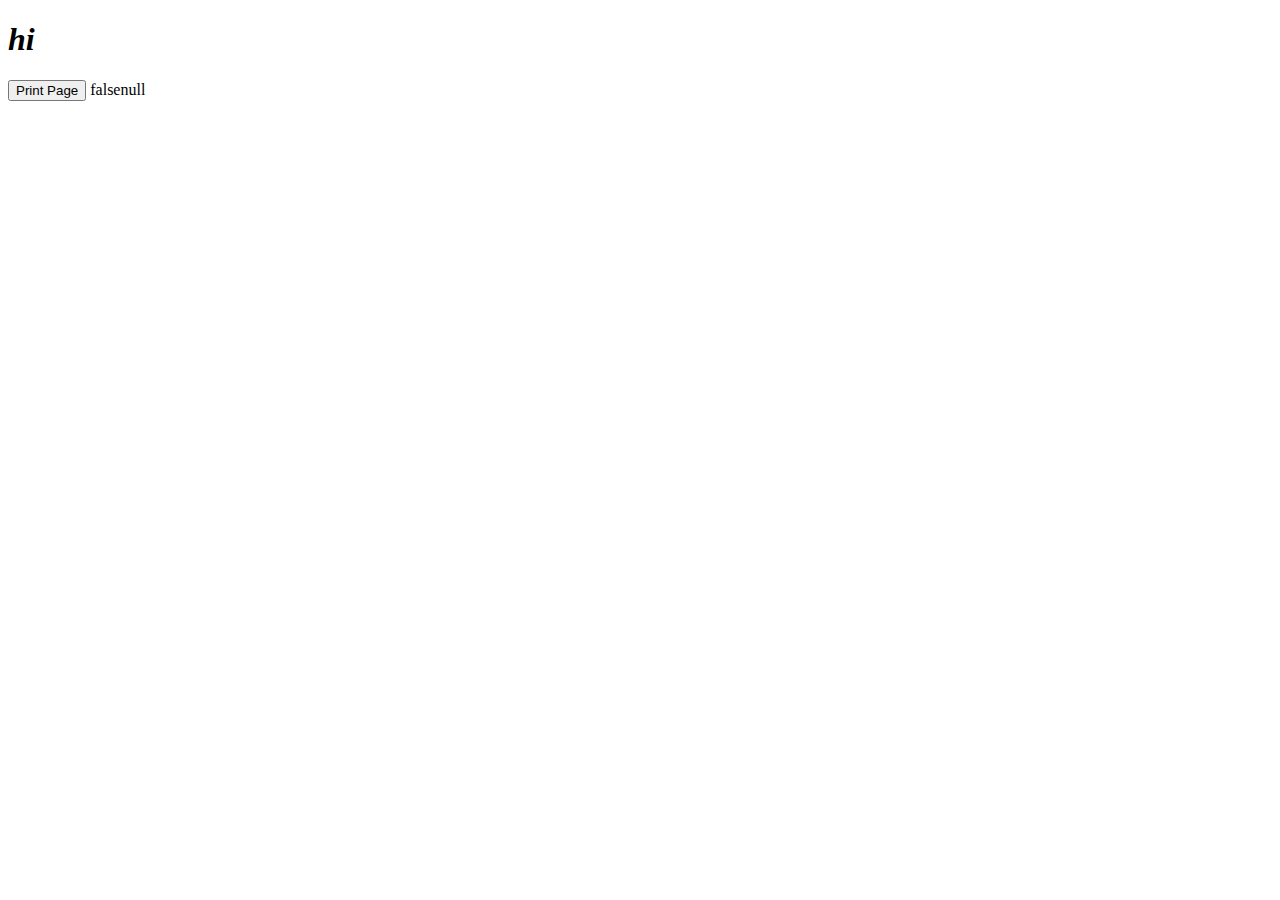
<file: Practice/index.html>
<!DOCTYPE html>
<html lang="en">
<head>
    <meta charset="UTF-8">
    <meta name="viewport" content="width=device-width, initial-scale=1.0">
    <title>Document</title>
</head>
<body>
    <h1 id="demo">Hello</h1>
    <button onclick="window.print()">Print Page</button>
    <script src="Ch_01_Introduction/output.js"></script>
    
</body>
</html>
</file>
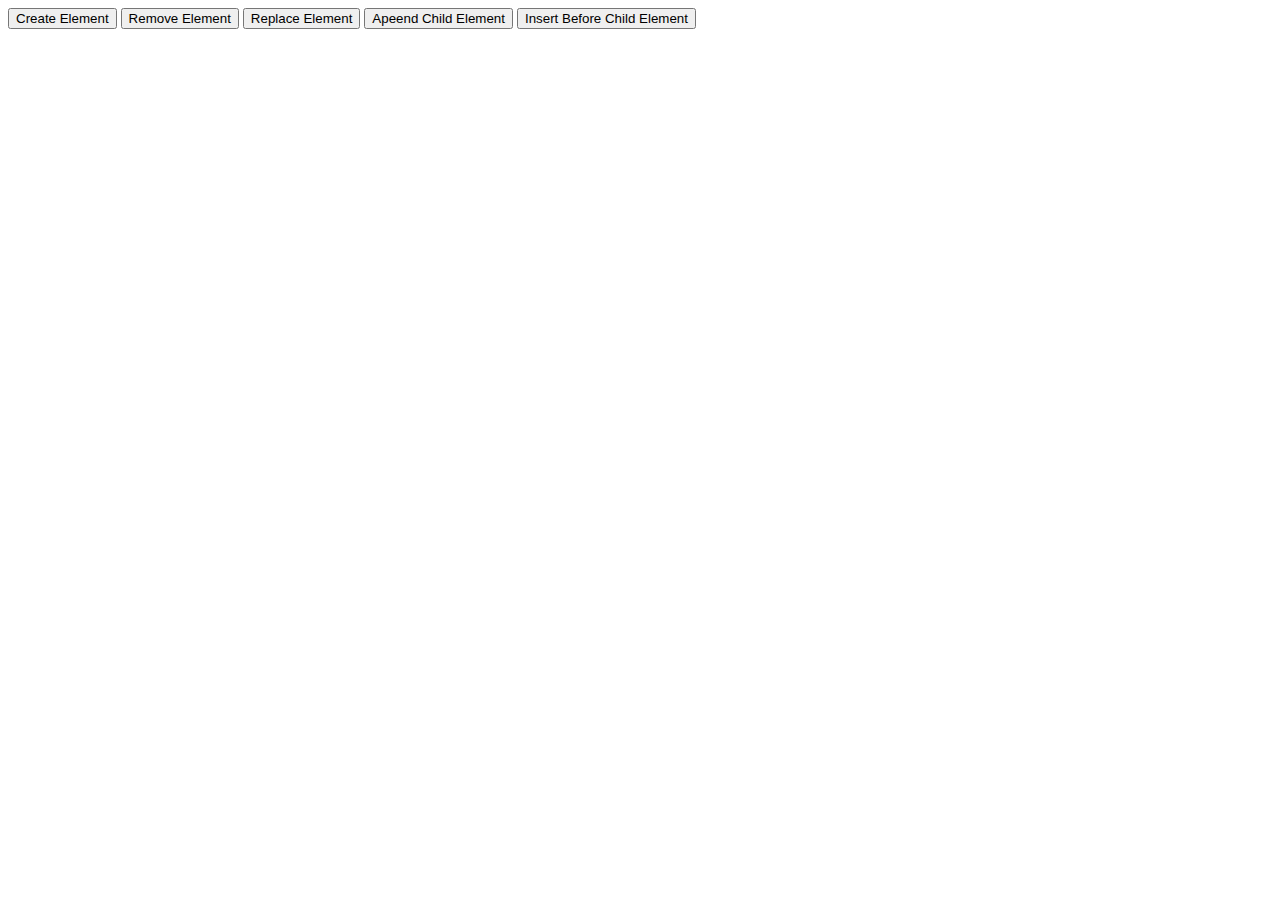
<file: Exercises/CH_09_DOM/index.html>
<!DOCTYPE html>
<html lang="en">
<head>
    <meta charset="UTF-8">
    <meta name="viewport" content="width=device-width, initial-scale=1.0">
    <title>Form</title>
    <style>
        #msg{
            color: red;
        }
        .outer-box{
            width: 200px;
            height: 200px;
            border: 1px solid black;
        }
        .inner-box{
            width: 100px;
            height: 100px;
            border: 1px solid black;
        }
    </style>
</head>
<body>
    <!-- <form action="" name="form">
        <fieldset>
            <legend>Login</legend>
            <h1>Welcome Back !</h1>
            <input type="text" name="username" id="username" placeholder="Enter username"><br><br>
            <input type="text" name="password" id="password" placeholder="Enter password"><br><br>
            <label id="msg" ></label>
            <input onclick="validateForm()" type="button" value="Login" name="btn">

        </fieldset>
    </form> -->
    <button onclick="createBox()">Create Element</button>
    <button onclick="removeBox()">Remove Element</button>
    <button onclick="replaceBox()">Replace Element</button>
    <button onclick="apendChildBox()">Apeend Child Element</button>
    <button onclick="insertBeforeChildBox()">Insert Before Child Element</button>

    <script src="./index.js">
        // function checkData(){
        //     if(document.form.username.value !="" && document.form.password.value !=""){
        //         alert("Login Success")
                
        //     }else{
        //         document.getElementById("msg").innerText="Please Fill all the blanks !"
        //     }
        // }
        
        // function validateForm(){
        //     checkData()                
           
        // }

    

    </script>
</body>
</html>
</file>
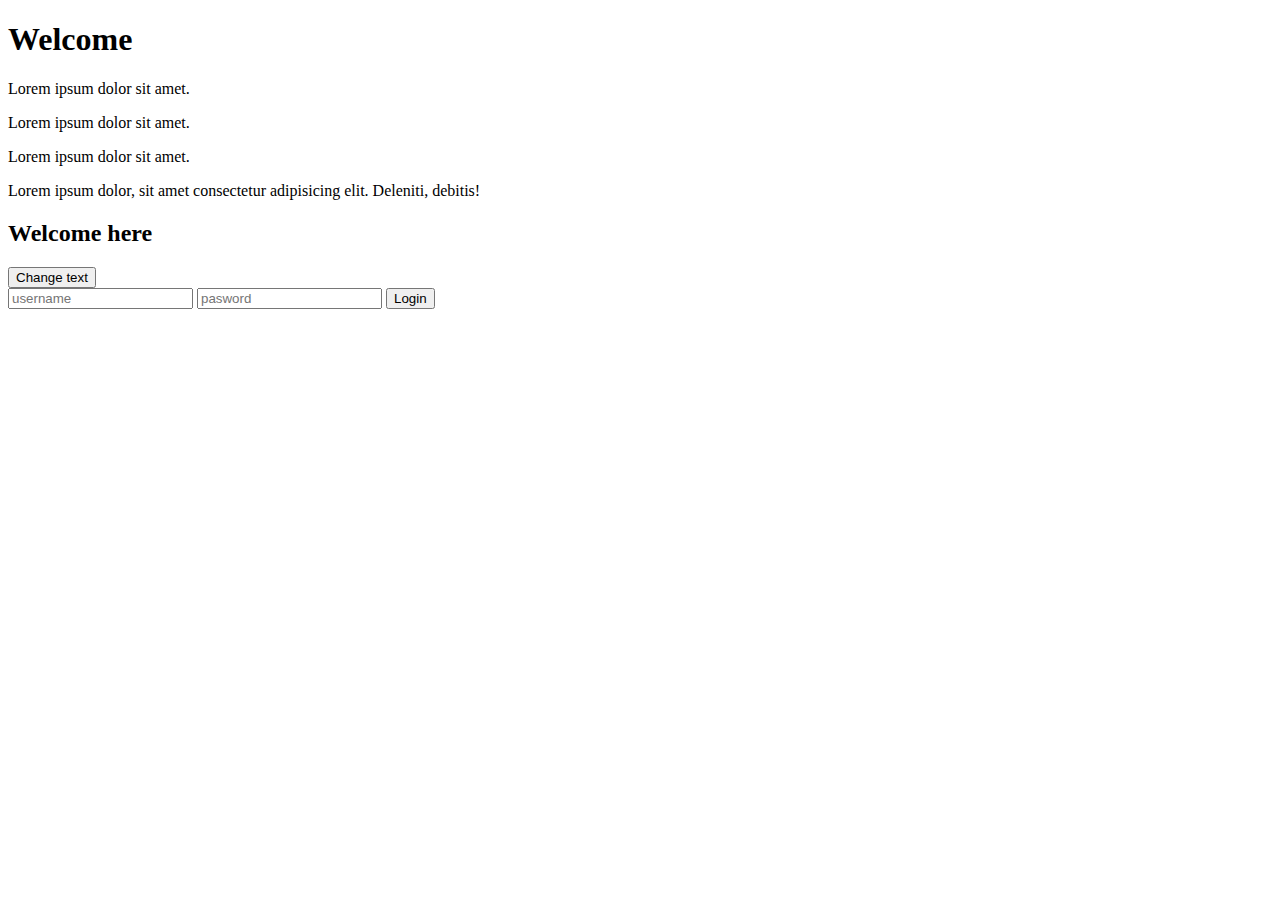
<file: Practice/CH_08_Objects/index.html>
<!DOCTYPE html>
<html lang="en">
<head>
    <meta charset="UTF-8">
    <meta name="viewport" content="width=device-width, initial-scale=1.0">
    <title>Document</title>
</head>
<body>

    <h1 id="heading">Welcome</h1>
    <p id="para" class="common">Lorem ipsum dolor sit amet.</p>
    <p class="common">Lorem ipsum dolor sit amet.</p>
    <p class="common">Lorem ipsum dolor sit amet.</p>

    <p>Lorem ipsum dolor, sit amet consectetur adipisicing elit. Deleniti, debitis!</p>
    <h2>Welcome here</h2>

    <button onclick="changeText()" id="btn">Change text</button>
    <form action="" name="form">
        <input type="text" name="username" placeholder="username">
        <input type="text" name="pasword" placeholder="pasword">
        <input type="submit" value="Login" name="btn">
    </form>
    <script src="./index.js">


    </script>
</body>
</html>
</file>
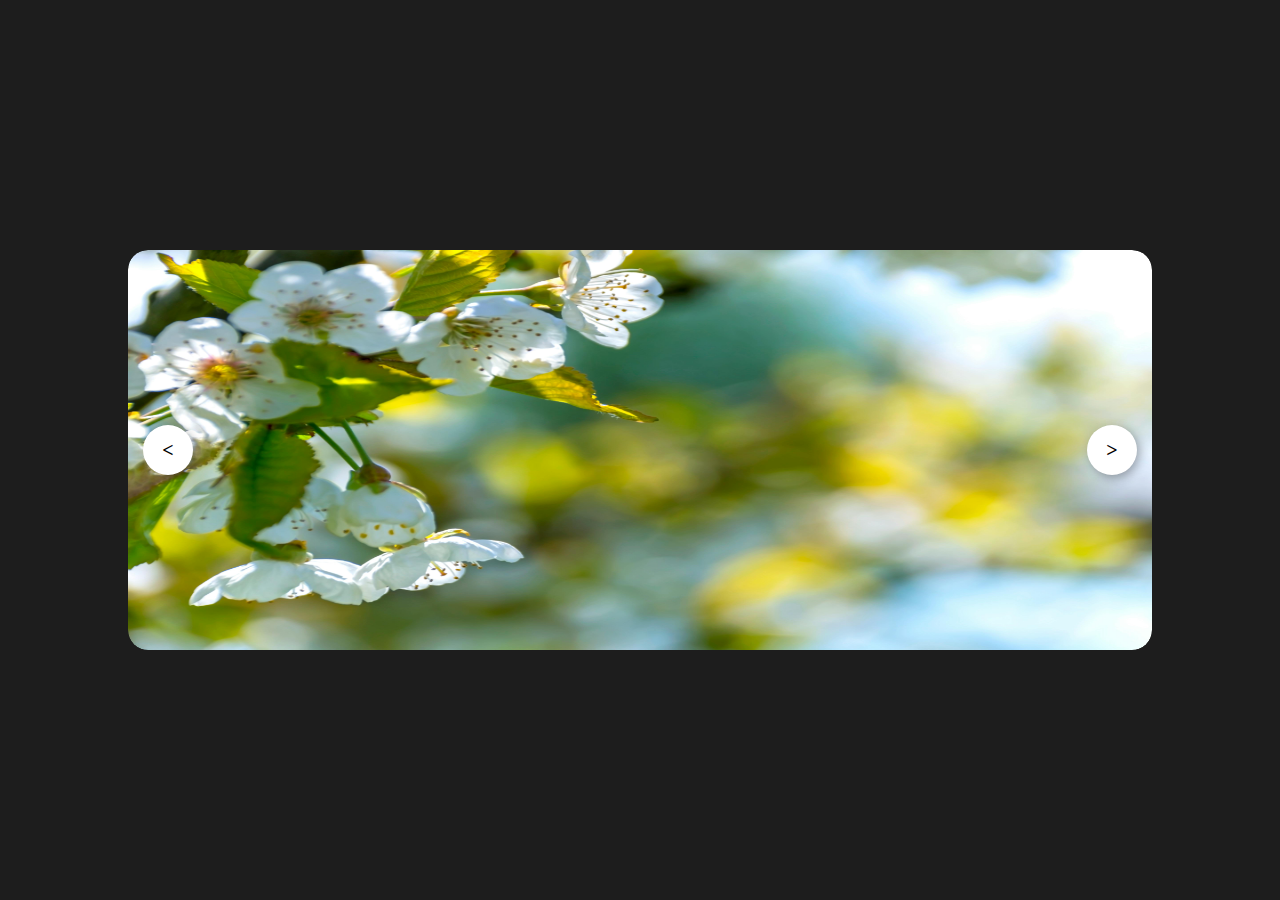
<file: Projects/Image_Slider/index.html>
<!DOCTYPE html>
<html lang="en">
<head>
    <meta charset="UTF-8">
    <meta name="viewport" content="width=device-width, initial-scale=1.0">
    <title>Image Slider</title>
    <style>
        *{
            margin: 0;padding: 0;
        }
        body{
            display: flex;
            align-items: center;
            justify-content: center;
            background-color: #1d1d1d;
            height: 100vh;
        }
        .container{
            display: flex;
            align-items: center;
            justify-content: center;
            max-width: 80%;
        }

        .slider{
            max-width: 1024px;
          
            height: 400px;
            overflow: hidden;
            display: flex;
            position: relative;
            border-radius: 20px;

        }
        .slide{
            display: flex;
            max-width: 100%;
            height: 100%;
        }
        .slide img{
            min-width: 1024px;
            width: 100%;
            height: 100%;
            border-radius: 20px;
           
        }

        .btn{
            background-color: white;
            width: 50px;
            height: 50px;
            border-radius: 50%;
            position: absolute;
            top: 50%;
            transform: translateY(-50%);
            box-shadow: 3px 3px 10px rgba(0, 0, 0, 0.3);
            display: flex;
            align-items: center;
            justify-content: center;
            font-weight: 900;
            font-size: 20px ;
        }
        .button-left{
            left: 15px;

        }
        .button-right{
            right: 15px;

        }

    </style>
</head>
<body>
    <div class="container">
        <div class="slider">
            <div onclick="prevImg()" class="btn button-left">&lt;</div>

            <div id="slide" class="slide">
                <img id="img" src="./img1.jpg" alt="">
                <img id="img" src="./img2.jpg" alt="">
                <img id="img" src="./img3.jpg" alt="">
                <img id="img" src="./img4.jpg" alt="">
            </div>

            <div onclick="slideImage" class="btn button-right">&gt;</div>
        </div>
    </div>
    <script>
        let slide = document.getElementById("slide");
        let img = document.getElementById("img");
        let imageIndex =1 ;
 
 

    </script>
</body>
</html>
</file>
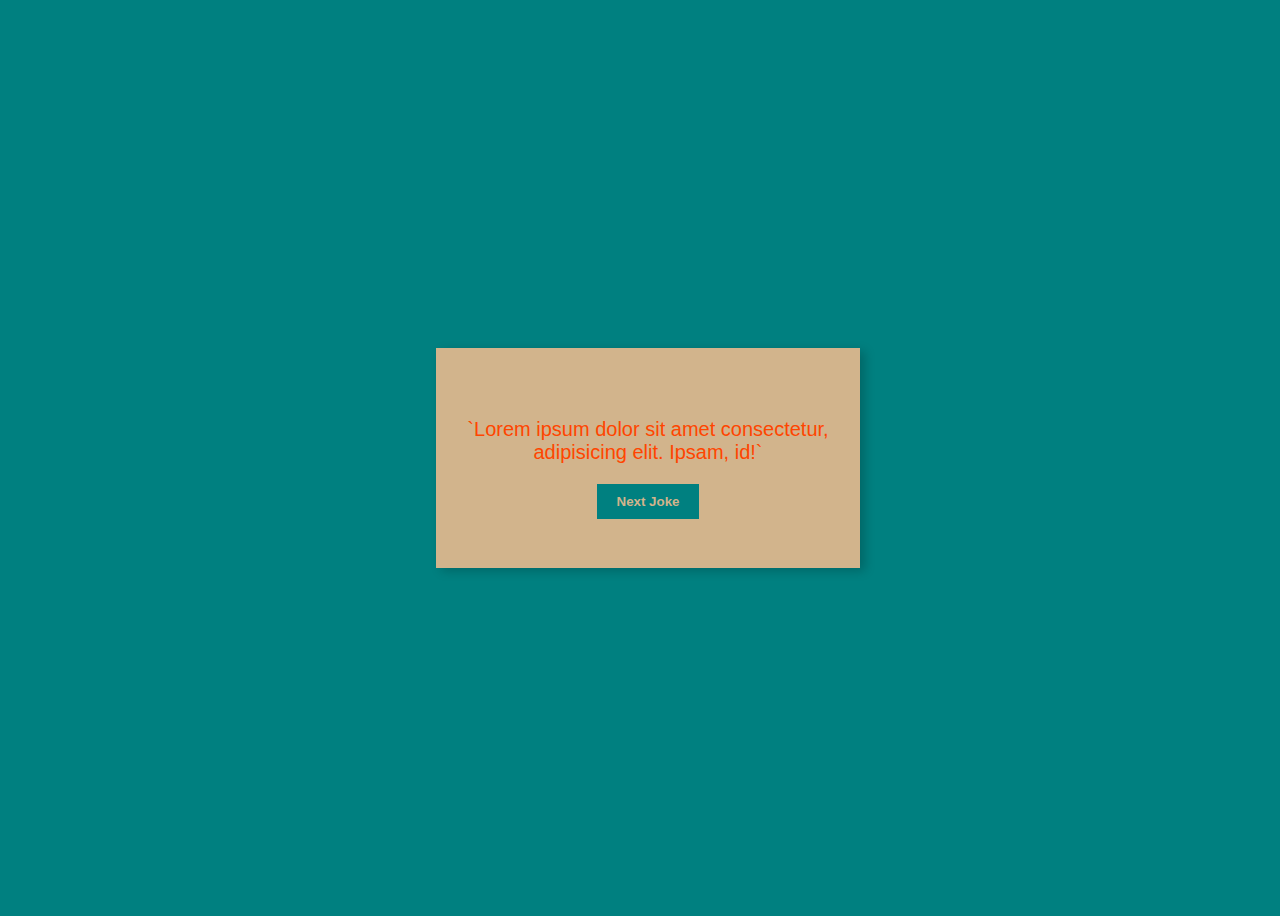
<file: Projects/Joke_App/index.html>
<!DOCTYPE html>
<html lang="en">
<head>
    <meta charset="UTF-8">
    <meta name="viewport" content="width=device-width, initial-scale=1.0">
    <title>Document</title>
    <style>
        body{
            background-color: teal;
            height: 100vh;
            width: 100vw;
            display: flex;
            align-items: center;
            justify-content: center;
        }
        div{
            background-color: tan;
            padding: 10px 20px;
            width: 30%;
            height: 200px;
            box-shadow: 5px 3px 10px rgba(0, 0, 0, 0.2);
            display: flex;
            align-items: center;
            justify-content: center;
            flex-direction: column;
        }
        p{
            color: orangered;
            font-family: Arial, Helvetica, sans-serif;
            font-size: 20px;
            text-align: center;
        }
        p::before{
            content: '`';
            
        }
        p::after{
            content: '`';
        }
        button{
            background-color: teal;
            padding: 10px 20px;
            border: none;
            color: tan;
            font-weight: 600;
            transition: all .5s ease;
            &:hover{
                background-color: tan;
                color: teal;
                border: 1px solid teal;
            }
        }
    </style>
</head>
<body>
    <div>
        <p id="joke">Lorem ipsum dolor sit amet consectetur, adipisicing elit. Ipsam, id!</p>
        <button id="btn">Next Joke</button>
    </div>
    <script src="./index.js"></script>
</body>
</html>
</file>
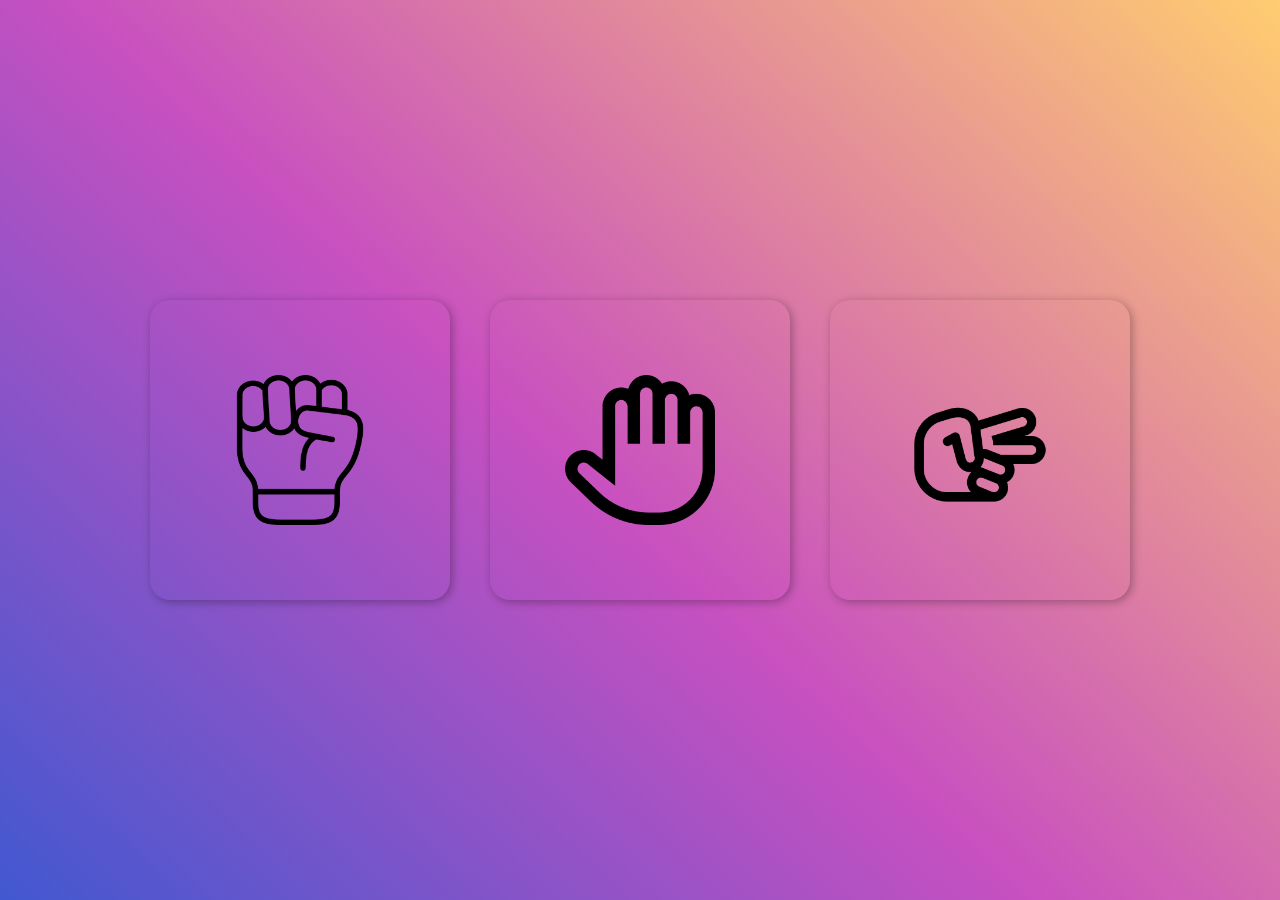
<file: Projects/Project_01_Rock_Paper_Scissor/index.html>
<!DOCTYPE html>
<html lang="en">
<head>
    <meta charset="UTF-8">
    <meta name="viewport" content="width=device-width, initial-scale=1.0">
    <title>Rock Paper Scissor Game</title>
    <link rel="stylesheet" href="style.css">
</head>
<body>
    <div class="wrapper">
        <div onclick="playedRock()" id="btn1" class="btn"></div>
        <div onclick="playedPaper()" id="btn2" class="btn"></div>
        <div onclick="playedScissor()" id="btn3" class="btn"></div>
    </div>
    <script src="./index.js"></script>
</body>
</html>
</file>
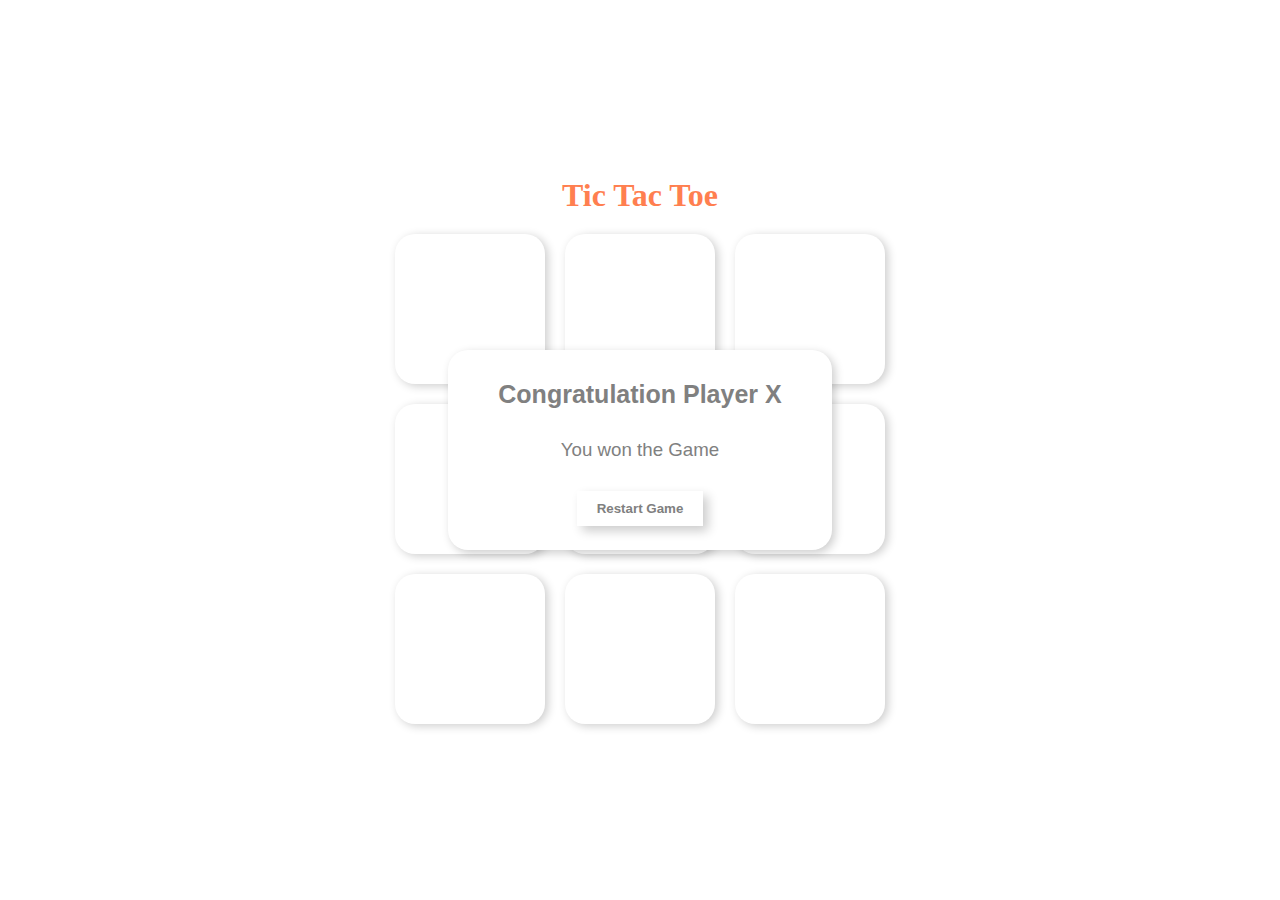
<file: Projects/Tic_Tac_Toe/index.html>
<!DOCTYPE html>
<html lang="en">
<head>
    <meta charset="UTF-8">
    <meta name="viewport" content="width=device-width, initial-scale=1.0">
    <title>Document</title>
    <style>
        *{
            margin: 0;padding: 0;
            box-sizing: border-box;
        }
        body{
            height: 100vh;
            display: flex;
            align-items: center;
            justify-content: center;
            flex-direction: column;
            gap: 20px;
        }
        h1{
            font-family: cursive;
            color: coral;
        }
        .container{
            display: grid;
            grid-template-columns: 1fr 1fr 1fr;
            row-gap: 20px;
            column-gap: 20px;
        }
        .dim{
            opacity: 0.2;
        }

        .box{ 
            width: 150px;
            height: 150px;
            border-radius: 20px;
            box-shadow: 3px 2px 10px rgba(0, 0, 0, 0.2);
            display: flex;
            align-items: center;
            justify-content: center;
            font-size: 60px;
            font-family: cursive;
            transition: all .5s ease;
            
            &:hover{
                transform: scale(1.1);
            }
        }
        .alert{
            position: absolute;
            top: 50%;
            left: 50%;
            transform: translate(-50%,-50%);
            width: 30%;
            height: 200px;
            display: flex;
            align-items: center;
            gap: 30px;
            justify-content: start;
            padding-top:30px ;
            flex-direction: column;
            border-radius: 20px;
            box-shadow: 3px 3px 10px rgba(0, 0, 0, 0.2);
            background-color: white;
            /* visibility: hidden; */

        }
        .alert h1{
         

            color: gray;
            font-weight: 700;
            font-family: Arial, Helvetica, sans-serif;
            font-size: 25px;
        }
    .alert h3{
        color: gray;
            font-weight: 500;
            font-family: Arial, Helvetica, sans-serif;
        }

        .alert button{
            background-color: transparent;
            font-weight: 600;
            font-family: Arial, Helvetica, sans-serif;
            color: gray;
            border: none;
            box-shadow: 5px 5px 10px rgba(0, 0, 0, 0.2);
            padding: 10px 20px;
            &:hover{
                background-color: rgba(239, 213, 213, 0.2);
            }
        }
        
    </style>
</head>
<body>
    <h1>Tic Tac Toe</h1>
    <div  class="container">
        <div id="0" onclick="play(this)" class="box"></div>
        <div id="1" onclick="play(this)" class="box"></div>
        <div id="2" onclick="play(this)" class="box"></div>
        <div id="3" onclick="play(this)" class="box"></div>
        <div id="4" onclick="play(this)" class="box"></div>
        <div id="5" onclick="play(this)" class="box"></div>
        <div id="6" onclick="play(this)" class="box"></div>
        <div id="7" onclick="play(this)" class="box"></div>
        <div id="8" onclick="play(this)" class="box"></div>
    </div>
    <div class="alert">
        <h1 class="title">Congratulation Player X</h1>
        <h3>You won the Game</h3>
        <button onclick="restartGame()">Restart Game</button>
    </div>
    <script>
        let turn = "X";
        let arr  = new Array(9).fill(null)
        let isWin = false;
        console.log(arr);

        function play(e){

            if(arr[e.id]==null){
                if(turn=="X"){
                    turn="O"
                }else{
                    turn="X"
                }
                e.innerText=turn
                arr[e.id]=turn
                checkWinner();
            console.log(arr);

            }else{
                return
            }
            
            // arr[e.]
        }

        function checkWinner(){
            if(
                arr[0]!==null && arr[0] == arr[1] && arr[1]==arr[2] ||
                arr[3]!==null && arr[3] == arr[4] && arr[4]==arr[5] ||
                arr[6]!==null && arr[6] == arr[7] && arr[7]==arr[8] ||
                arr[0]!==null && arr[0] == arr[2] && arr[2]==arr[6] ||
                arr[0]!==null && arr[0] == arr[3] && arr[3]==arr[6] ||
                arr[1]!==null && arr[1] == arr[4] && arr[4]==arr[7] ||
                arr[2]!==null && arr[2] == arr[5] && arr[5]==arr[8] ||
                arr[0]!==null && arr[0] == arr[4] && arr[4]==arr[8] ||
                arr[2]!==null && arr[2] == arr[4] && arr[4]==arr[6] 
            ){
                isWin = true
                alert(turn,"wins")
            }else{
                if(arr.includes(null)){
                    return
                }else{
                    alert("draw")
                }
            }
        }   

        // function stopGame(){
        //     
        //     for(let i=0; i<9;i++){
        //         divs[i]
        //     }
        // }
        
        function restartGame(){
        
            arr  = new Array(9).fill(null)

        }

    </script>
</body>
</html>
</file>
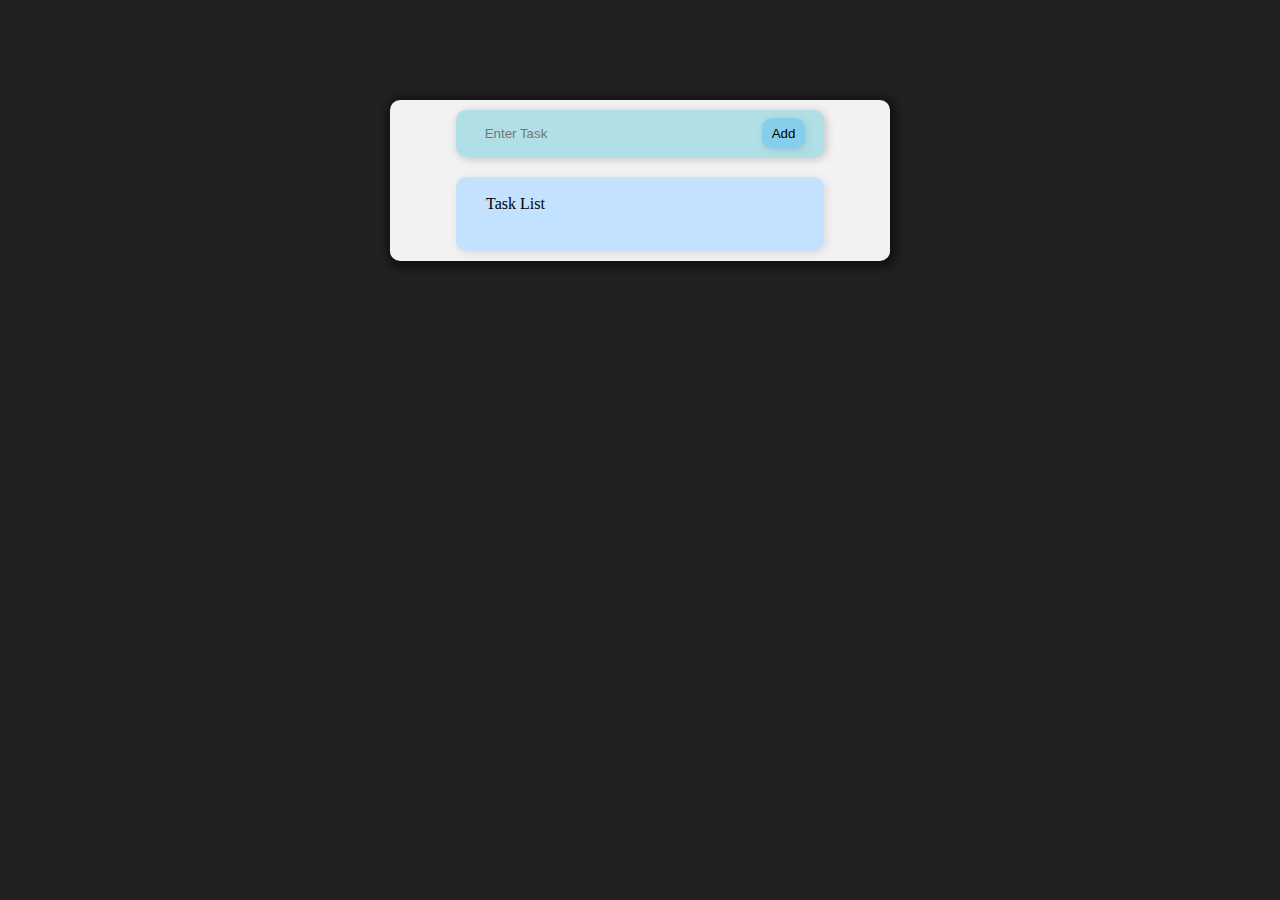
<file: Projects/Todo_App/index.html>
<!DOCTYPE html>
<html lang="en">
<head>
    <meta charset="UTF-8">
    <meta name="viewport" content="width=device-width, initial-scale=1.0">
    <title>Todo-App</title>
    <link rel="stylesheet" href="style.css">
    <link rel="stylesheet" href="https://cdnjs.cloudflare.com/ajax/libs/font-awesome/6.6.0/css/all.min.css" integrity="sha512-Kc323vGBEqzTmouAECnVceyQqyqdsSiqLQISBL29aUW4U/M7pSPA/gEUZQqv1cwx4OnYxTxve5UMg5GT6L4JJg==" crossorigin="anonymous" referrerpolicy="no-referrer" />
</head>
<body>
     <div class="container">
        <header>
            <input type="text" name="task" id="task" placeholder="Enter Task">
            <button class="btn" onclick="addTodo()" id="btn">Add</button>
        </header>
        <main>
            <div class="inner-header">
                <p>Task List</p>
                <span><i class="fa-solid fa-filter"></i></span>
            </div>
            <ul id="ul" class="ul">
                <!-- <li>Wake up @ 6 <i class="fa-solid fa-check"></i></li>-->
            </ul>
        </main>
     </div>
     <script src="./index.js"></script>
</body>
</html>
</file>
<file: Projects/Project_01_Rock_Paper_Scissor/style.css>
*{
    margin: 0;
    box-sizing: border-box;
    padding: 0;
}

body{
    width: 100vw;
    height: 100vh;
    background-color: #4158D0;
    background-image: linear-gradient(43deg, #4158D0 0%, #C850C0 46%, #FFCC70 100%);
    display: flex;
    align-items: center;
    justify-content: center;
}


.wrapper{
    width: 100%;
    height: 100%;
    display: flex;
    align-items: center;
    justify-content: center;
    gap: 40px;
}


.btn{
    width: 300px;
    height: 300px;
    border-radius: 20px;
    box-shadow: 2px 2px 10px rgba(0, 0, 0, 0.3);
    display: flex;
    align-items: center;
    justify-content: center;
    background-size: 50% 50%;
    background-repeat: no-repeat;
    background-position: center;
    transition: all .5s ease;
    &:hover{
        transform: scale(1.1);
    }
}


#btn1{
    background-image: url("./images/fist.png");
}
#btn2{
    background-image: url("./images/hand-paper.png");
}
#btn3{
    background-image: url("./images/scissors.png");
}
</file>
<file: Projects/Todo_App/style.css>
*{
    margin: 0;
    padding: 0;
    box-sizing: border-box;
}

body{
    background-color: #212122;
    height: 100vh;
    display: flex;
    align-items: start;
    justify-content: center;
}

.container{
    display: flex;
    align-items: center;
    justify-content: center;
    flex-direction: column;
    width: 500px;
    margin-top: 100px;
    background-color: #f2f2f2;
    padding: 10px 20px;
    border-radius: 10px;
    gap: 20px;
    box-shadow: 2px 2px 10px 5px rgba(0, 0, 0, 0.5);
}

header{
    background-color: powderblue;
    width: 80%;
    padding: 8px 10px;
    border-radius: 10px;
    box-shadow: 2px 2px 10px  rgba(0, 0, 0, 0.2);
    display: flex;
    align-items: center;
    justify-content: space-evenly;
    
}
header input{
    width: 80%;
    padding: 8px 10px;
    background: transparent;
    outline: none;
    border: none;
}

.btn{
    padding: 8px 10px;
    background-color: skyblue;
    border: none;
    outline: none;
    border-radius: 10px;
    box-shadow: 2px 2px 10px rgba(0, 0, 0, 0.1);
}
main{
    border-radius: 10px;
    box-shadow: 2px 2px 10px rgba(0, 0, 0, 0.1);
    display: flex;
    align-items: center;
    justify-content: center;
    flex-direction: column;
    background-color: rgb(194, 226, 255);
    padding: 8px 10px;
    width: 80%;
    gap: 20px;
}

.inner-header{
    padding: 10px 20px;
    width: 100%;
    display: flex;
    align-items: center;
    justify-content: space-between;
}
ul{
    width: 100%;
    display: flex;
    align-items: center;
    justify-content: center;
    flex-direction: column;
    gap: 10px   ;
}

li{
    display: flex;
    align-items: center;
    justify-content: space-between; 
    list-style-type: none;
    padding: 8px 10px;
    background-color: #f2f2f2;
    width: 90%;
    position: relative;
    
}

i{
    color: dodgerblue;
}
.fa-check{
    
   position: absolute;
     right: 10px;
    padding: 7px;
    &:hover{
        background-color: lightblue;
        color: green;
    }
}

.fa-trash{
    
    position: absolute;
      right: 35px;
     padding: 7px;
     &:hover{
         background-color: rgb(232, 152, 152);
         color: red;
     }
 }

 .task-completed{
    text-decoration:line-through;
 }
</file>
